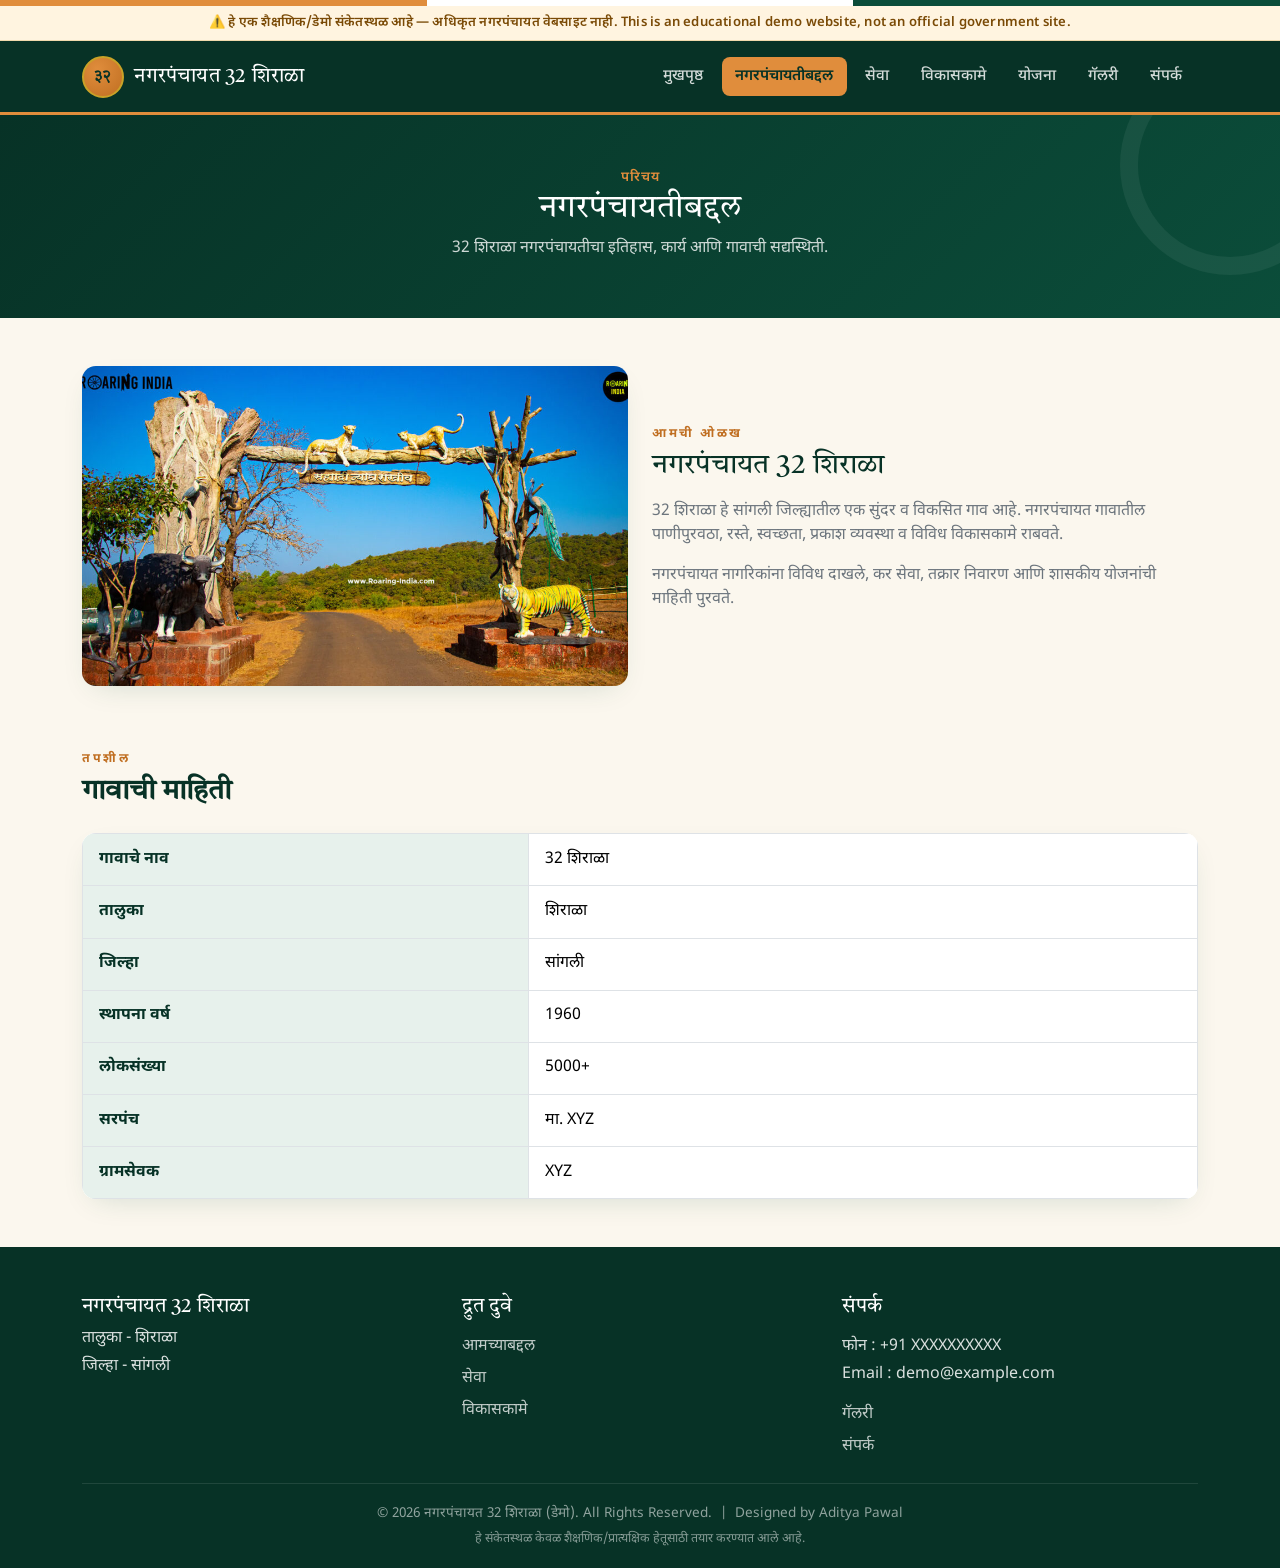
<file: about.html>
<!DOCTYPE html>
<html lang="mr">
<head>
    <meta charset="UTF-8">
    <meta name="viewport" content="width=device-width, initial-scale=1.0">
    <meta name="robots" content="noindex, nofollow">
    <link rel="icon" href="data:image/svg+xml,<svg xmlns=%22http://www.w3.org/2000/svg%22 viewBox=%220 0 100 100%22><circle cx=%2250%22 cy=%2250%22 r=%2245%22 fill=%22%230b4d3a%22/><text x=%2250%22 y=%2262%22 font-size=%2240%22 text-anchor=%22middle%22 fill=%22%23e08d3c%22>32</text></svg>">
    <title>नगरपंचायतीबद्दल - नगरपंचायत 32 शिराळा</title>
    <link href="https://cdn.jsdelivr.net/npm/bootstrap@5.3.3/dist/css/bootstrap.min.css" rel="stylesheet">
    <link href="https://fonts.googleapis.com/css2?family=Tiro+Devanagari+Marathi&family=Noto+Sans+Devanagari:wght@400;500;600;700&display=swap" rel="stylesheet">
    <link href="css/common.css" rel="stylesheet">
    <link href="css/about.css" rel="stylesheet">
</head>
<body>
    <div class="tricolor-strip"></div>
    <div class="disclaimer-ribbon">⚠️ हे एक शैक्षणिक/डेमो संकेतस्थळ आहे — अधिकृत नगरपंचायत वेबसाइट नाही. This is an educational demo website, not an official government site.</div>
    <nav class="navbar navbar-expand-lg navbar-dark np-navbar">
        <div class="container">
            <a class="navbar-brand" href="index.html"><span class="np-seal">३२</span> नगरपंचायत 32 शिराळा</a>
            <button class="navbar-toggler" data-bs-toggle="collapse" data-bs-target="#menu">
                <span class="navbar-toggler-icon"></span>
            </button>
            <div class="collapse navbar-collapse" id="menu">
                <ul class="navbar-nav ms-auto">
                    <li class="nav-item"><a class="nav-link" href="index.html">मुखपृष्ठ</a></li>
                    <li class="nav-item"><a class="nav-link active" href="about.html">नगरपंचायतीबद्दल</a></li>
                    <li class="nav-item"><a class="nav-link" href="services.html">सेवा</a></li>
                    <li class="nav-item"><a class="nav-link" href="works.html">विकासकामे</a></li>
                    <li class="nav-item"><a class="nav-link" href="schemes.html">योजना</a></li>
                    <li class="nav-item"><a class="nav-link" href="gallery.html">गॅलरी</a></li>
                    <li class="nav-item"><a class="nav-link" href="contact.html">संपर्क</a></li>
                </ul>
            </div>
        </div>
    </nav>

    <header class="page-hero text-center">
        <div class="container">
            <span class="breadcrumb-np">परिचय</span>
            <h2>नगरपंचायतीबद्दल</h2>
            <p>32 शिराळा नगरपंचायतीचा इतिहास, कार्य आणि गावाची सद्यस्थिती.</p>
        </div>
    </header>

    <div class="container mt-5">
        <div class="row align-items-center g-4">
            <div class="col-lg-6">
                <div class="about-card">
                    <img src="images/img2.jpg" class="w-100" alt="नगरपंचायत कार्यालय">
                </div>
            </div>
            <div class="col-lg-6">
                <span class="section-eyebrow">आमची ओळख</span>
                <h3 class="mb-3">नगरपंचायत 32 शिराळा</h3>
                <p class="text-secondary">32 शिराळा हे सांगली जिल्ह्यातील एक सुंदर व विकसित गाव आहे. नगरपंचायत गावातील पाणीपुरवठा, रस्ते, स्वच्छता, प्रकाश व्यवस्था व विविध विकासकामे राबवते.</p>
                <p class="text-secondary">नगरपंचायत नागरिकांना विविध दाखले, कर सेवा, तक्रार निवारण आणि शासकीय योजनांची माहिती पुरवते.</p>
            </div>
        </div>
    </div>

    <div class="container mt-5 pt-3">
        <span class="section-eyebrow d-block">तपशील</span>
        <h3 class="section-title mb-4">गावाची माहिती</h3>
        <div class="table-card mb-5">
            <table class="table table-bordered info-table mb-0 bg-white">
                <tr><th>गावाचे नाव</th><td>32 शिराळा</td></tr>
                <tr><th>तालुका</th><td>शिराळा</td></tr>
                <tr><th>जिल्हा</th><td>सांगली</td></tr>
                <tr><th>स्थापना वर्ष</th><td>1960</td></tr>
                <tr><th>लोकसंख्या</th><td>5000+</td></tr>
                <tr><th>सरपंच</th><td>मा. XYZ</td></tr>
                <tr><th>ग्रामसेवक</th><td>XYZ</td></tr>
            </table>
        </div>
    </div>

    <footer class="np-footer">
        <div class="container">
            <div class="row g-4">
                <div class="col-md-4">
                    <h5>नगरपंचायत 32 शिराळा</h5>
                    <p class="mt-2 mb-1">तालुका - शिराळा</p>
                    <p>जिल्हा - सांगली</p>
                </div>
                <div class="col-md-4">
                    <h5>द्रुत दुवे</h5>
                    <a href="about.html" class="d-block mb-2 mt-3">आमच्याबद्दल</a>
                    <a href="services.html" class="d-block mb-2">सेवा</a>
                    <a href="works.html" class="d-block mb-2">विकासकामे</a>
                </div>
                <div class="col-md-4">
                    <h5>संपर्क</h5>
                    <p class="mt-3 mb-1">फोन : +91 XXXXXXXXXX</p>
                    <p>Email : demo@example.com</p>
                    <a href="gallery.html" class="d-block mb-2">गॅलरी</a>
                    <a href="contact.html" class="d-block">संपर्क</a>
                </div>
            </div>
            <div class="footer-bottom text-center">© 2026 नगरपंचायत 32 शिराळा (डेमो). All Rights Reserved. &nbsp;|&nbsp; Designed by Aditya Pawal<div class="footer-disclaimer">हे संकेतस्थळ केवळ शैक्षणिक/प्रात्यक्षिक हेतूसाठी तयार करण्यात आले आहे.</div></div>
        </div>
    </footer>
    <script src="https://cdn.jsdelivr.net/npm/bootstrap@5.3.3/dist/js/bootstrap.bundle.min.js"></script>
</body>
</html>
</file>
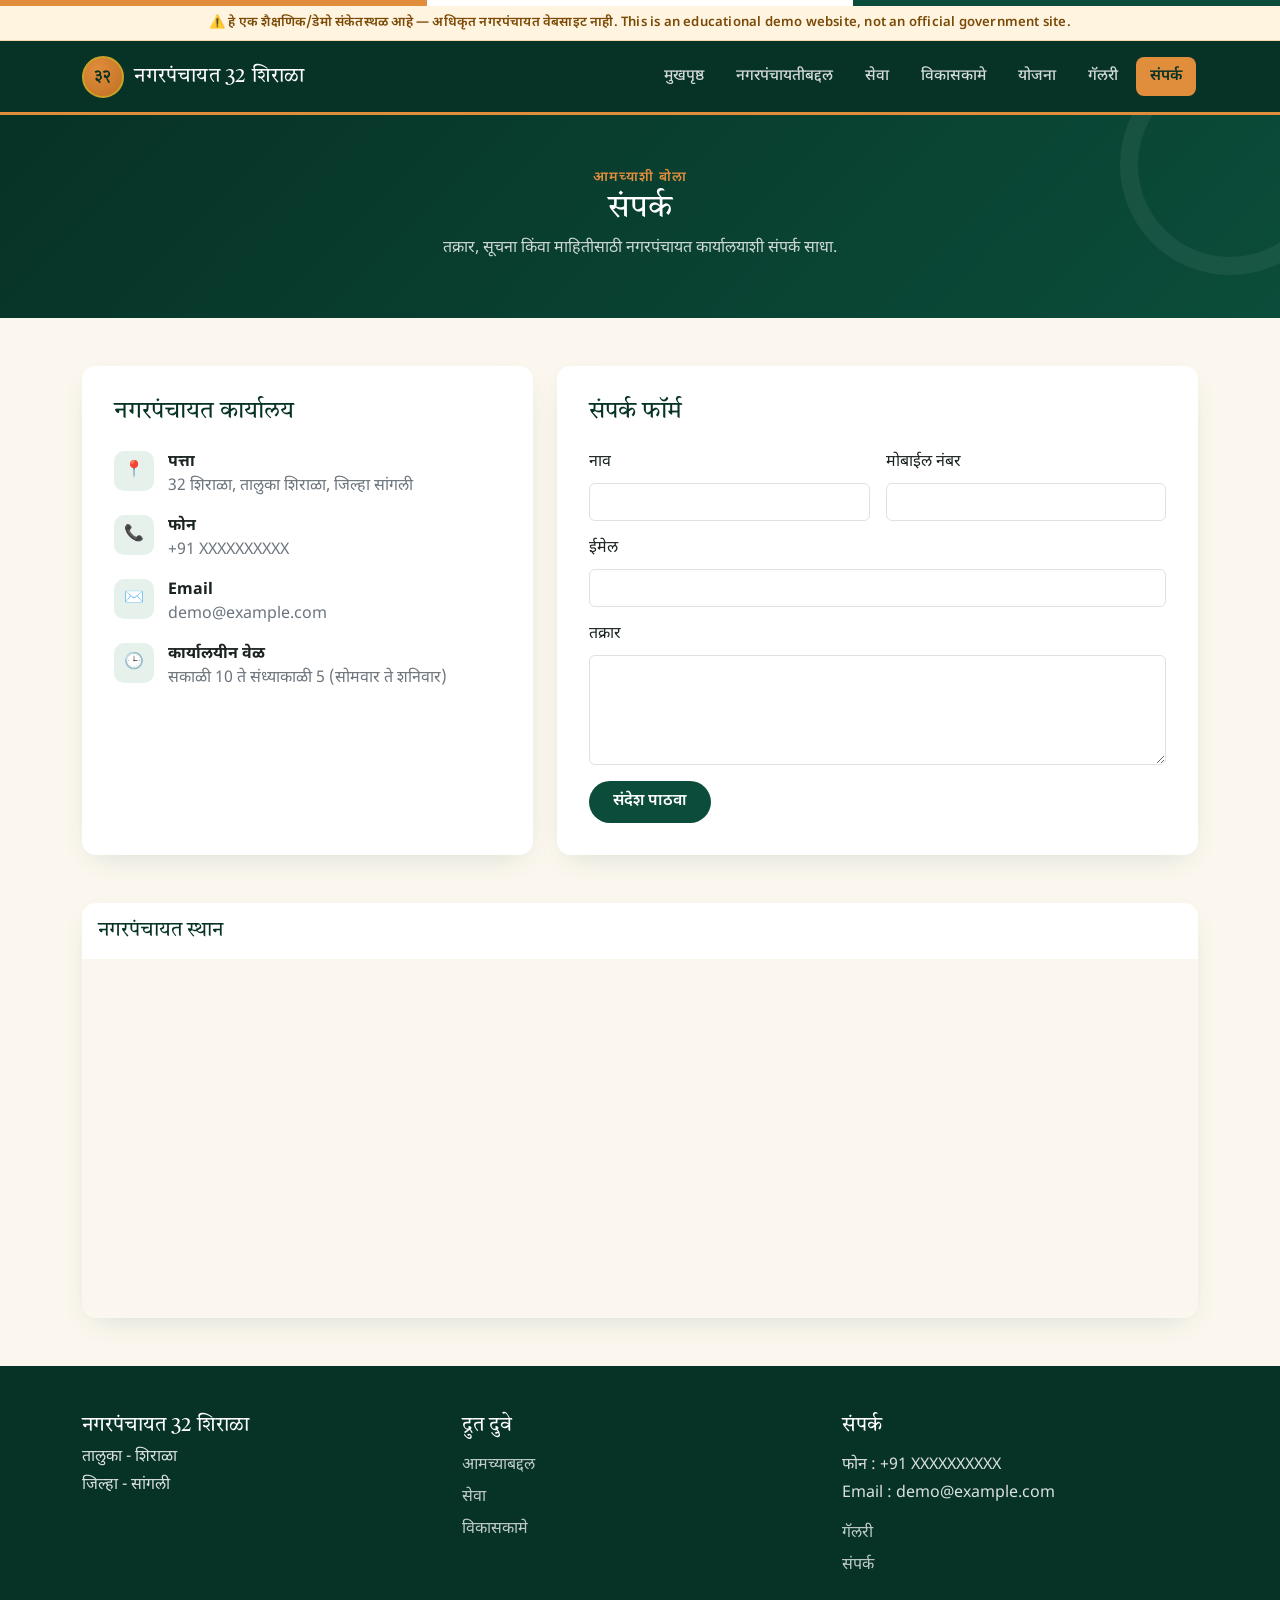
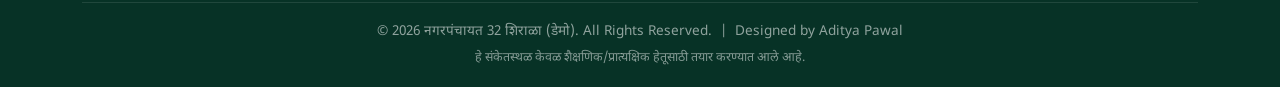
<file: contact.html>
<!DOCTYPE html>
<html lang="mr">
<head>
    <meta charset="UTF-8">
    <meta name="viewport" content="width=device-width, initial-scale=1.0">
    <meta name="robots" content="noindex, nofollow">
    <link rel="icon" href="data:image/svg+xml,<svg xmlns=%22http://www.w3.org/2000/svg%22 viewBox=%220 0 100 100%22><circle cx=%2250%22 cy=%2250%22 r=%2245%22 fill=%22%230b4d3a%22/><text x=%2250%22 y=%2262%22 font-size=%2240%22 text-anchor=%22middle%22 fill=%22%23e08d3c%22>32</text></svg>">
    <title>संपर्क - नगरपंचायत 32 शिराळा</title>
    <link href="https://cdn.jsdelivr.net/npm/bootstrap@5.3.3/dist/css/bootstrap.min.css" rel="stylesheet">
    <link href="https://fonts.googleapis.com/css2?family=Tiro+Devanagari+Marathi&family=Noto+Sans+Devanagari:wght@400;500;600;700&display=swap" rel="stylesheet">
    <link href="css/common.css" rel="stylesheet">
    <link href="css/contact.css" rel="stylesheet">
</head>
<body>
    <div class="tricolor-strip"></div>
    <div class="disclaimer-ribbon">⚠️ हे एक शैक्षणिक/डेमो संकेतस्थळ आहे — अधिकृत नगरपंचायत वेबसाइट नाही. This is an educational demo website, not an official government site.</div>
    <nav class="navbar navbar-expand-lg navbar-dark np-navbar">
        <div class="container">
            <a class="navbar-brand" href="index.html"><span class="np-seal">३२</span> नगरपंचायत 32 शिराळा</a>
            <button class="navbar-toggler" data-bs-toggle="collapse" data-bs-target="#menu">
                <span class="navbar-toggler-icon"></span>
            </button>
            <div class="collapse navbar-collapse" id="menu">
                <ul class="navbar-nav ms-auto">
                    <li class="nav-item"><a class="nav-link" href="index.html">मुखपृष्ठ</a></li>
                    <li class="nav-item"><a class="nav-link" href="about.html">नगरपंचायतीबद्दल</a></li>
                    <li class="nav-item"><a class="nav-link" href="services.html">सेवा</a></li>
                    <li class="nav-item"><a class="nav-link" href="works.html">विकासकामे</a></li>
                    <li class="nav-item"><a class="nav-link" href="schemes.html">योजना</a></li>
                    <li class="nav-item"><a class="nav-link" href="gallery.html">गॅलरी</a></li>
                    <li class="nav-item"><a class="nav-link active" href="contact.html">संपर्क</a></li>
                </ul>
            </div>
        </div>
    </nav>

    <header class="page-hero text-center">
        <div class="container">
            <span class="breadcrumb-np">आमच्याशी बोला</span>
            <h2>संपर्क</h2>
            <p>तक्रार, सूचना किंवा माहितीसाठी नगरपंचायत कार्यालयाशी संपर्क साधा.</p>
        </div>
    </header>

    <div class="container mt-5">
        <div class="row g-4">
            <div class="col-lg-5">
                <div class="contact-info-card">
                    <h4 class="mb-4">नगरपंचायत कार्यालय</h4>
                    <div class="contact-row">
                        <div class="contact-icon">📍</div>
                        <div><strong>पत्ता</strong><p class="mb-0 text-secondary">32 शिराळा, तालुका शिराळा, जिल्हा सांगली</p></div>
                    </div>
                    <div class="contact-row">
                        <div class="contact-icon">📞</div>
                        <div><strong>फोन</strong><p class="mb-0 text-secondary">+91 XXXXXXXXXX</p></div>
                    </div>
                    <div class="contact-row">
                        <div class="contact-icon">✉️</div>
                        <div><strong>Email</strong><p class="mb-0 text-secondary">demo@example.com</p></div>
                    </div>
                    <div class="contact-row">
                        <div class="contact-icon">🕒</div>
                        <div><strong>कार्यालयीन वेळ</strong><p class="mb-0 text-secondary">सकाळी 10 ते संध्याकाळी 5 (सोमवार ते शनिवार)</p></div>
                    </div>
                </div>
            </div>
            <div class="col-lg-7">
                <div class="contact-form-card">
                    <h4 class="mb-4">संपर्क फॉर्म</h4>
                    <form>
                        <div class="row g-3">
                            <div class="col-md-6">
                                <label class="form-label">नाव</label>
                                <input type="text" class="form-control">
                            </div>
                            <div class="col-md-6">
                                <label class="form-label">मोबाईल नंबर</label>
                                <input type="text" class="form-control">
                            </div>
                            <div class="col-12">
                                <label class="form-label">ईमेल</label>
                                <input type="email" class="form-control">
                            </div>
                            <div class="col-12">
                                <label class="form-label">तक्रार</label>
                                <textarea class="form-control" rows="4"></textarea>
                            </div>
                            <div class="col-12">
                                <button class="btn btn-np px-4" type="submit">संदेश पाठवा</button>
                            </div>
                        </div>
                    </form>
                </div>
            </div>
        </div>
    </div>

    <div class="container mt-5">
        <div class="map-card">
            <div class="p-3 bg-white">
                <h5 class="mb-0">नगरपंचायत स्थान</h5>
            </div>
            <iframe src="https://maps.google.com/maps?q=Shirala&t=&z=13&ie=UTF8&iwloc=&output=embed" width="100%" height="350" style="border:0;" allowfullscreen="" loading="lazy"></iframe>
        </div>
    </div>

    <footer class="np-footer mt-5">
        <div class="container">
            <div class="row g-4">
                <div class="col-md-4">
                    <h5>नगरपंचायत 32 शिराळा</h5>
                    <p class="mt-2 mb-1">तालुका - शिराळा</p>
                    <p>जिल्हा - सांगली</p>
                </div>
                <div class="col-md-4">
                    <h5>द्रुत दुवे</h5>
                    <a href="about.html" class="d-block mb-2 mt-3">आमच्याबद्दल</a>
                    <a href="services.html" class="d-block mb-2">सेवा</a>
                    <a href="works.html" class="d-block mb-2">विकासकामे</a>
                </div>
                <div class="col-md-4">
                    <h5>संपर्क</h5>
                    <p class="mt-3 mb-1">फोन : +91 XXXXXXXXXX</p>
                    <p>Email : demo@example.com</p>
                    <a href="gallery.html" class="d-block mb-2">गॅलरी</a>
                    <a href="contact.html" class="d-block">संपर्क</a>
                </div>
            </div>
            <div class="footer-bottom text-center">© 2026 नगरपंचायत 32 शिराळा (डेमो). All Rights Reserved. &nbsp;|&nbsp; Designed by Aditya Pawal<div class="footer-disclaimer">हे संकेतस्थळ केवळ शैक्षणिक/प्रात्यक्षिक हेतूसाठी तयार करण्यात आले आहे.</div></div>
        </div>
    </footer>
    <script src="https://cdn.jsdelivr.net/npm/bootstrap@5.3.3/dist/js/bootstrap.bundle.min.js"></script>
</body>
</html>
</file>
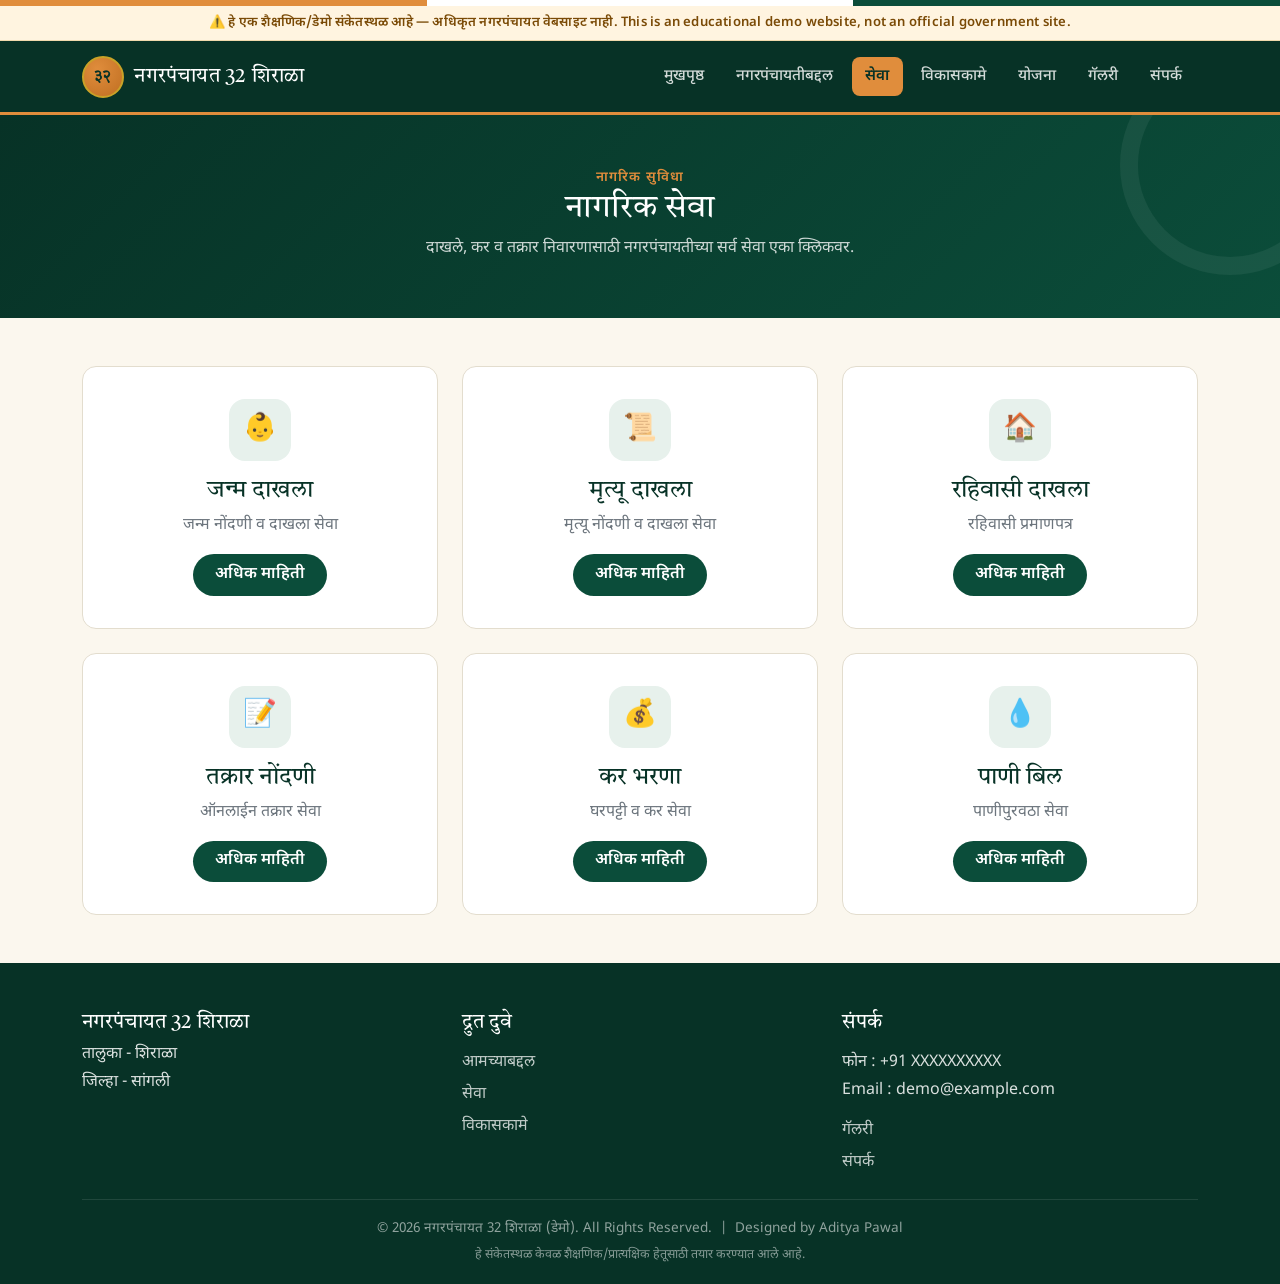
<file: services.html>
<!DOCTYPE html>
<html lang="mr">
<head>
    <meta charset="UTF-8">
    <meta name="viewport" content="width=device-width, initial-scale=1.0">
    <meta name="robots" content="noindex, nofollow">
    <title>सेवा - नगरपंचायत 32 शिराळा</title>
    <link href="https://cdn.jsdelivr.net/npm/bootstrap@5.3.3/dist/css/bootstrap.min.css" rel="stylesheet">
    <link href="https://fonts.googleapis.com/css2?family=Tiro+Devanagari+Marathi&family=Noto+Sans+Devanagari:wght@400;500;600;700&display=swap" rel="stylesheet">
    <link href="css/common.css" rel="stylesheet">
    <link href="css/services.css" rel="stylesheet">
</head>
<body>
    <div class="tricolor-strip"></div>
    <div class="disclaimer-ribbon">⚠️ हे एक शैक्षणिक/डेमो संकेतस्थळ आहे — अधिकृत नगरपंचायत वेबसाइट नाही. This is an educational demo website, not an official government site.</div>
    <nav class="navbar navbar-expand-lg np-navbar">
        <div class="container">
            <a class="navbar-brand" href="index.html"><span class="np-seal">३२</span> नगरपंचायत 32 शिराळा</a>
            <button class="navbar-toggler" style="background:#fff2" data-bs-toggle="collapse" data-bs-target="#menu">
                <span class="navbar-toggler-icon"></span>
            </button>
            <div class="collapse navbar-collapse" id="menu">
                <ul class="navbar-nav ms-auto">
                    <li class="nav-item"><a class="nav-link" href="index.html">मुखपृष्ठ</a></li>
                    <li class="nav-item"><a class="nav-link" href="about.html">नगरपंचायतीबद्दल</a></li>
                    <li class="nav-item"><a class="nav-link active" href="services.html">सेवा</a></li>
                    <li class="nav-item"><a class="nav-link" href="works.html">विकासकामे</a></li>
                    <li class="nav-item"><a class="nav-link" href="schemes.html">योजना</a></li>
                    <li class="nav-item"><a class="nav-link" href="gallery.html">गॅलरी</a></li>
                    <li class="nav-item"><a class="nav-link" href="contact.html">संपर्क</a></li>
                </ul>
            </div>
        </div>
    </nav>

    <header class="page-hero text-center">
        <div class="container">
            <span class="breadcrumb-np">नागरिक सुविधा</span>
            <h2>नागरिक सेवा</h2>
            <p>दाखले, कर व तक्रार निवारणासाठी नगरपंचायतीच्या सर्व सेवा एका क्लिकवर.</p>
        </div>
    </header>

    <div class="container mt-5">
        <div class="row g-4">
            <div class="col-md-4">
                <div class="svc-card">
                    <div class="svc-icon">👶</div>
                    <h4>जन्म दाखला</h4>
                    <p class="text-secondary">जन्म नोंदणी व दाखला सेवा</p>
                    <button class="btn btn-np">अधिक माहिती</button>
                </div>
            </div>
            <div class="col-md-4">
                <div class="svc-card">
                    <div class="svc-icon">📜</div>
                    <h4>मृत्यू दाखला</h4>
                    <p class="text-secondary">मृत्यू नोंदणी व दाखला सेवा</p>
                    <button class="btn btn-np">अधिक माहिती</button>
                </div>
            </div>
            <div class="col-md-4">
                <div class="svc-card">
                    <div class="svc-icon">🏠</div>
                    <h4>रहिवासी दाखला</h4>
                    <p class="text-secondary">रहिवासी प्रमाणपत्र</p>
                    <button class="btn btn-np">अधिक माहिती</button>
                </div>
            </div>
            <div class="col-md-4">
                <div class="svc-card">
                    <div class="svc-icon">📝</div>
                    <h4>तक्रार नोंदणी</h4>
                    <p class="text-secondary">ऑनलाईन तक्रार सेवा</p>
                    <button class="btn btn-np">अधिक माहिती</button>
                </div>
            </div>
            <div class="col-md-4">
                <div class="svc-card">
                    <div class="svc-icon">💰</div>
                    <h4>कर भरणा</h4>
                    <p class="text-secondary">घरपट्टी व कर सेवा</p>
                    <button class="btn btn-np">अधिक माहिती</button>
                </div>
            </div>
            <div class="col-md-4">
                <div class="svc-card">
                    <div class="svc-icon">💧</div>
                    <h4>पाणी बिल</h4>
                    <p class="text-secondary">पाणीपुरवठा सेवा</p>
                    <button class="btn btn-np">अधिक माहिती</button>
                </div>
            </div>
        </div>
    </div>

    <footer class="np-footer mt-5">
        <div class="container">
            <div class="row g-4">
                <div class="col-md-4">
                    <h5>नगरपंचायत 32 शिराळा</h5>
                    <p class="mt-2 mb-1">तालुका - शिराळा</p>
                    <p>जिल्हा - सांगली</p>
                </div>
                <div class="col-md-4">
                    <h5>द्रुत दुवे</h5>
                    <a href="about.html" class="d-block mb-2 mt-3">आमच्याबद्दल</a>
                    <a href="services.html" class="d-block mb-2">सेवा</a>
                    <a href="works.html" class="d-block mb-2">विकासकामे</a>
                </div>
                <div class="col-md-4">
                    <h5>संपर्क</h5>
                    <p class="mt-3 mb-1">फोन : +91 XXXXXXXXXX</p>
                    <p>Email : demo@example.com</p>
                    <a href="gallery.html" class="d-block mb-2">गॅलरी</a>
                    <a href="contact.html" class="d-block">संपर्क</a>
                </div>
            </div>
            <div class="footer-bottom text-center">© 2026 नगरपंचायत 32 शिराळा (डेमो). All Rights Reserved. &nbsp;|&nbsp; Designed by Aditya Pawal<div class="footer-disclaimer">हे संकेतस्थळ केवळ शैक्षणिक/प्रात्यक्षिक हेतूसाठी तयार करण्यात आले आहे.</div></div>
        </div>
    </footer>
    <script src="https://cdn.jsdelivr.net/npm/bootstrap@5.3.3/dist/js/bootstrap.bundle.min.js"></script>
</body>
</html>
</file>
<file: css/common.css>
/* ============================================================
   नगरपंचायत 32 शिराळा — Common Design System
   Palette: Forest (governance) + Saffron (civic warmth) + Cream
   ============================================================ */

:root {
  --forest: #0b4d3a;
  --forest-dark: #073226;
  --forest-light: #e7f1ec;
  --saffron: #e08d3c;
  --saffron-dark: #c06f22;
  --gold: #c9a227;
  --cream: #fbf7ee;
  --paper: #ffffff;
  --ink: #1b2420;
  --ink-soft: #4c5a52;
  --line: #e3ddce;
  --radius: 14px;
  --shadow: 0 10px 30px -12px rgba(11, 77, 58, 0.18);
}

* { box-sizing: border-box; }

html { scroll-behavior: smooth; }

body {
  background: var(--cream);
  color: var(--ink);
  font-family: 'Noto Sans Devanagari', 'Poppins', sans-serif;
  -webkit-font-smoothing: antialiased;
}

h1, h2, h3, h4, h5,
.font-display {
  font-family: 'Tiro Devanagari Marathi', 'Noto Serif Devanagari', serif;
  color: var(--forest-dark);
}

/* Tricolor strip — the signature: every page opens under India's civic colors */
.tricolor-strip {
  height: 6px;
  width: 100%;
  background: linear-gradient(90deg, var(--saffron) 0 33.33%, #ffffff 33.33% 66.66%, var(--forest) 66.66% 100%);
}

/* ---------- Disclaimer ribbon ---------- */
.disclaimer-ribbon {
  background: #fff4e0;
  color: #7a4a06;
  text-align: center;
  font-size: 0.82rem;
  font-weight: 600;
  padding: 0.45rem 1rem;
  border-bottom: 1px solid #f0d9ad;
  letter-spacing: 0.2px;
}

.footer-disclaimer {
  font-size: 0.78rem;
  color: rgba(255,255,255,0.5);
  margin-top: 0.4rem;
}

/* ---------- Navbar ---------- */
.np-navbar {
  background: var(--forest-dark) !important;
  padding: 0.6rem 0;
  border-bottom: 3px solid var(--saffron);
}

.np-navbar .navbar-brand {
  display: flex;
  align-items: center;
  gap: 0.65rem;
  font-family: 'Tiro Devanagari Marathi', serif;
  font-size: 1.25rem;
  color: #fff !important;
  letter-spacing: 0.2px;
}

.np-seal {
  width: 42px;
  height: 42px;
  border-radius: 50%;
  background: radial-gradient(circle at 35% 30%, var(--saffron), var(--saffron-dark));
  display: flex;
  align-items: center;
  justify-content: center;
  font-weight: 700;
  color: var(--forest-dark);
  font-size: 1rem;
  border: 2px solid var(--gold);
  flex-shrink: 0;
}

.np-navbar .nav-link {
  color: rgba(255,255,255,0.82) !important;
  font-weight: 500;
  margin: 0 0.15rem;
  padding: 0.5rem 0.85rem !important;
  border-radius: 8px;
  transition: 0.25s;
  font-size: 0.96rem;
}

.np-navbar .nav-link:hover { color: #fff !important; background: rgba(255,255,255,0.08); }
.np-navbar .nav-link.active {
  color: var(--forest-dark) !important;
  background: var(--saffron);
  font-weight: 600;
}

/* ---------- Section rhythm ---------- */
.section-eyebrow {
  color: var(--saffron-dark);
  text-transform: uppercase;
  letter-spacing: 2.5px;
  font-size: 0.78rem;
  font-weight: 700;
  margin-bottom: 0.4rem;
  display: block;
}

.section-title {
  font-weight: 700;
  margin-bottom: 0.4rem;
}

.section-rule {
  width: 64px;
  height: 4px;
  border-radius: 2px;
  background: linear-gradient(90deg, var(--saffron), var(--forest));
  margin: 0 auto 2.2rem;
}

.section-rule.start { margin: 0 0 2rem; }

/* ---------- Cards ---------- */
.np-card {
  background: var(--paper);
  border: 1px solid var(--line);
  border-radius: var(--radius);
  transition: 0.3s ease;
  overflow: hidden;
}

.np-card:hover {
  transform: translateY(-6px);
  box-shadow: var(--shadow);
  border-color: transparent;
}

.np-card img { object-fit: cover; }

.np-badge-accent {
  display: inline-flex;
  align-items: center;
  justify-content: center;
  width: 52px;
  height: 52px;
  border-radius: 12px;
  background: var(--forest-light);
  color: var(--forest);
  font-size: 1.4rem;
  margin-bottom: 0.9rem;
}

/* ---------- Buttons ---------- */
.btn-np {
  background: var(--forest);
  border: none;
  color: #fff;
  font-weight: 600;
  padding: 0.55rem 1.4rem;
  border-radius: 999px;
  transition: 0.25s;
}
.btn-np:hover { background: var(--forest-dark); color: #fff; }

.btn-np-outline {
  background: transparent;
  border: 1.5px solid var(--forest);
  color: var(--forest);
  font-weight: 600;
  padding: 0.5rem 1.3rem;
  border-radius: 999px;
  transition: 0.25s;
}
.btn-np-outline:hover { background: var(--forest); color: #fff; }

/* ---------- Notice ticker (replaces <marquee>) ---------- */
.ticker-bar {
  background: var(--forest-dark);
  color: #fff;
  overflow: hidden;
  white-space: nowrap;
  position: relative;
}
.ticker-label {
  background: var(--saffron);
  color: var(--forest-dark);
  font-weight: 700;
  padding: 0.5rem 1.1rem;
  flex-shrink: 0;
  font-size: 0.88rem;
  letter-spacing: 0.5px;
}
.ticker-track {
  display: inline-block;
  padding-left: 100%;
  animation: ticker-scroll 26s linear infinite;
  font-size: 0.92rem;
}
.ticker-track span { margin-right: 3.5rem; opacity: 0.95; }
@keyframes ticker-scroll {
  0% { transform: translateX(0); }
  100% { transform: translateX(-100%); }
}
@media (prefers-reduced-motion: reduce) {
  .ticker-track { animation: none; }
}

/* ---------- Footer ---------- */
.np-footer {
  background: var(--forest-dark);
  color: rgba(255,255,255,0.85);
  padding: 3rem 0 1.2rem;
}
.np-footer h5 { color: #fff; font-family: 'Tiro Devanagari Marathi', serif; }
.np-footer a {
  color: rgba(255,255,255,0.75);
  text-decoration: none;
  transition: 0.2s;
}
.np-footer a:hover { color: var(--saffron); padding-left: 3px; }
.np-footer hr { border-color: rgba(255,255,255,0.15); }
.footer-bottom {
  font-size: 0.85rem;
  color: rgba(255,255,255,0.55);
  padding-top: 1.2rem;
  margin-top: 1.5rem;
  border-top: 1px solid rgba(255,255,255,0.1);
}

/* ---------- Page header (inner pages) ---------- */
.page-hero {
  background: linear-gradient(135deg, var(--forest-dark), var(--forest));
  color: #fff;
  padding: 3.2rem 0 3.6rem;
  position: relative;
  overflow: hidden;
}
.page-hero::after {
  content: "";
  position: absolute;
  right: -60px; top: -60px;
  width: 220px; height: 220px;
  border-radius: 50%;
  border: 18px solid rgba(255,255,255,0.06);
}
.page-hero h2 { color: #fff; margin-bottom: 0.5rem; }
.page-hero p { color: rgba(255,255,255,0.8); max-width: 640px; margin: 0 auto; }
.breadcrumb-np { color: var(--saffron); font-size: 0.85rem; letter-spacing: 1px; text-transform: uppercase; font-weight: 600; }

.container-np { max-width: 1140px; }

/* ---------- Table wrapper (fixes bordered-table corner clipping) ---------- */
.table-card {
  border-radius: var(--radius);
  overflow: hidden;
  box-shadow: var(--shadow);
  background: var(--paper);
}
.table-card table { margin-bottom: 0; }
</file>
<file: css/about.css>
.about-card { border-radius: var(--radius); overflow: hidden; box-shadow: var(--shadow); }
.about-card img { height: 320px; object-fit: cover; width: 100%; }
.info-table th { background: var(--forest-light); color: var(--forest-dark); width: 40%; }
.info-table td, .info-table th { padding: 0.85rem 1rem; vertical-align: middle; }
</file>
<file: css/contact.css>
.contact-info-card, .contact-form-card {
  background: var(--paper);
  border-radius: var(--radius);
  box-shadow: var(--shadow);
  padding: 2rem;
  height: 100%;
}
.contact-row { display: flex; gap: 0.9rem; margin-bottom: 1rem; align-items: flex-start; }
.contact-icon {
  width: 40px; height: 40px; border-radius: 10px;
  background: var(--forest-light); color: var(--forest);
  display: flex; align-items: center; justify-content: center;
  flex-shrink: 0;
}
.form-control:focus { border-color: var(--forest); box-shadow: 0 0 0 0.2rem rgba(11,77,58,0.12); }
.map-card { border-radius: var(--radius); overflow: hidden; box-shadow: var(--shadow); }
</file>
<file: css/services.css>
.svc-card {
  background: var(--paper);
  border: 1px solid var(--line);
  border-radius: var(--radius);
  padding: 2rem 1.5rem;
  text-align: center;
  height: 100%;
  transition: 0.3s;
}
.svc-card:hover { transform: translateY(-6px); box-shadow: var(--shadow); border-color: transparent; }
.svc-icon {
  width: 62px; height: 62px;
  border-radius: 16px;
  background: var(--forest-light);
  color: var(--forest);
  display: flex; align-items: center; justify-content: center;
  font-size: 1.7rem;
  margin: 0 auto 1rem;
}
</file>
